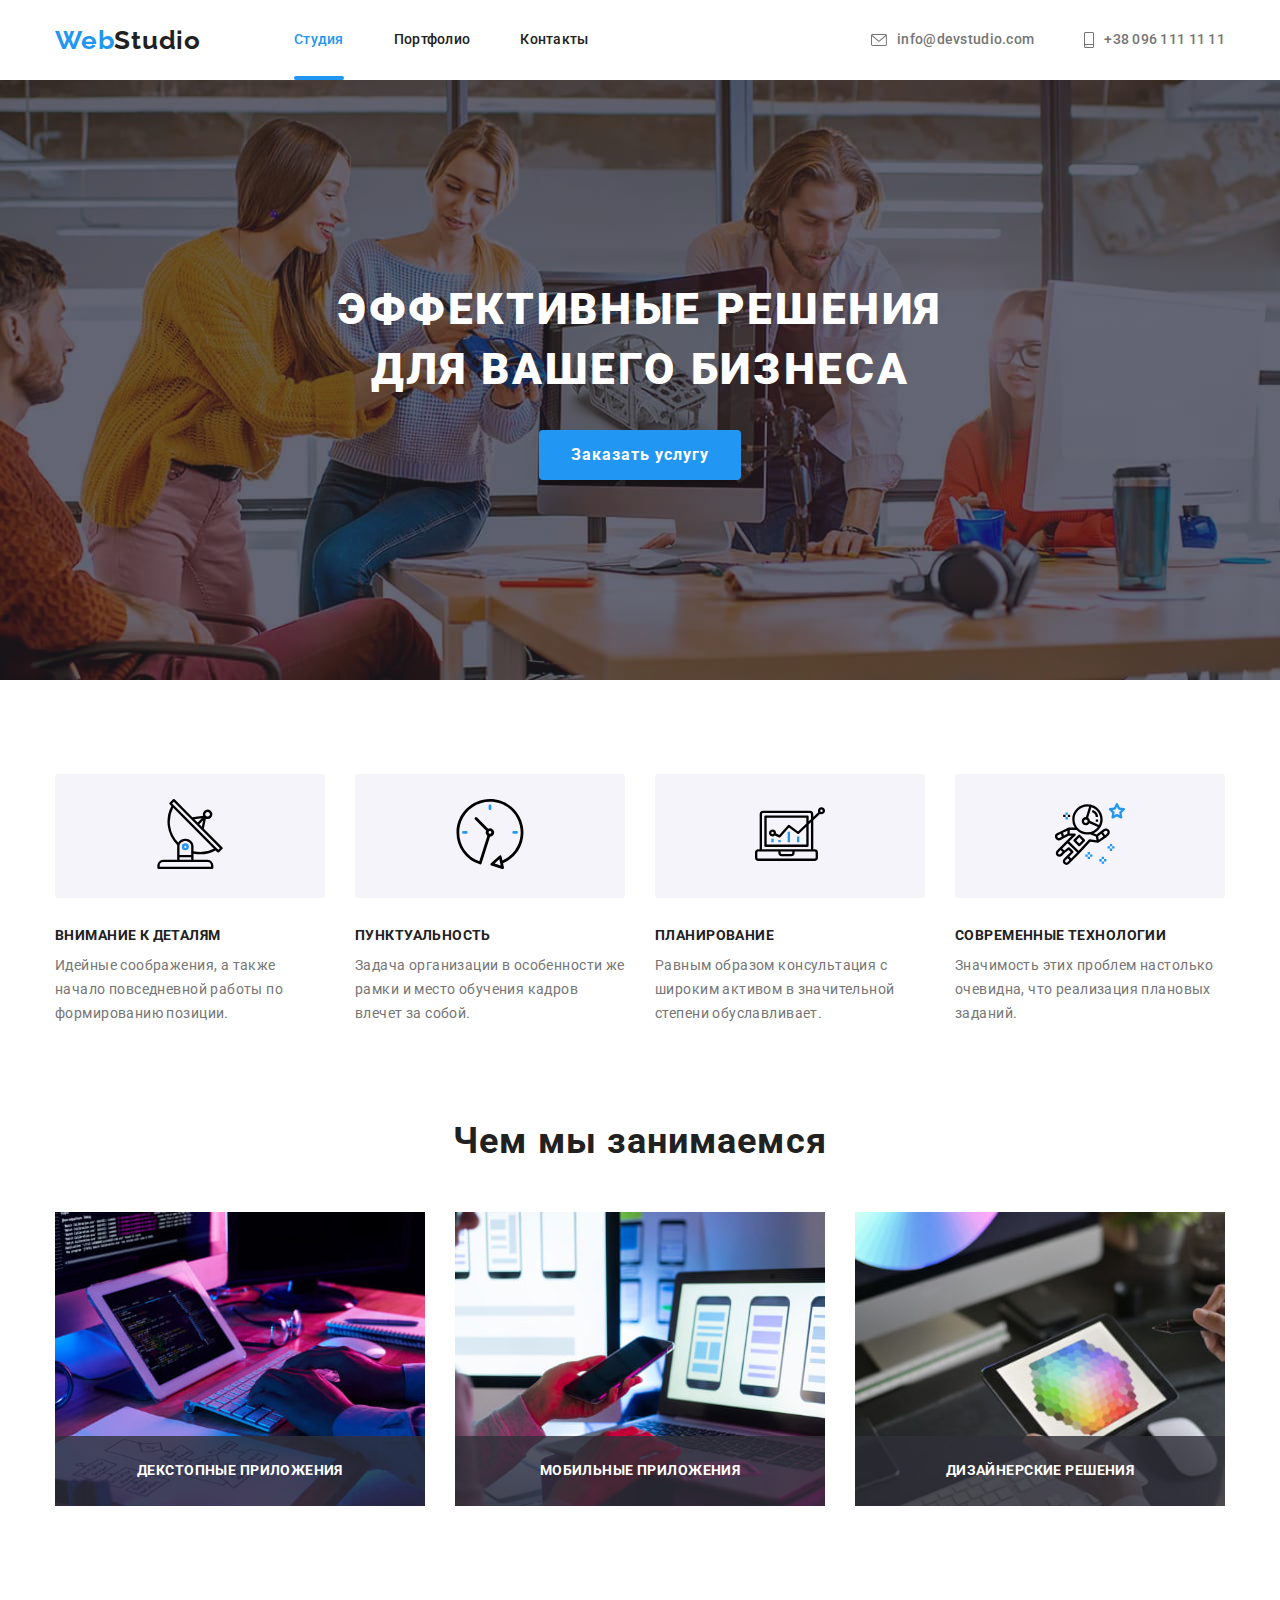
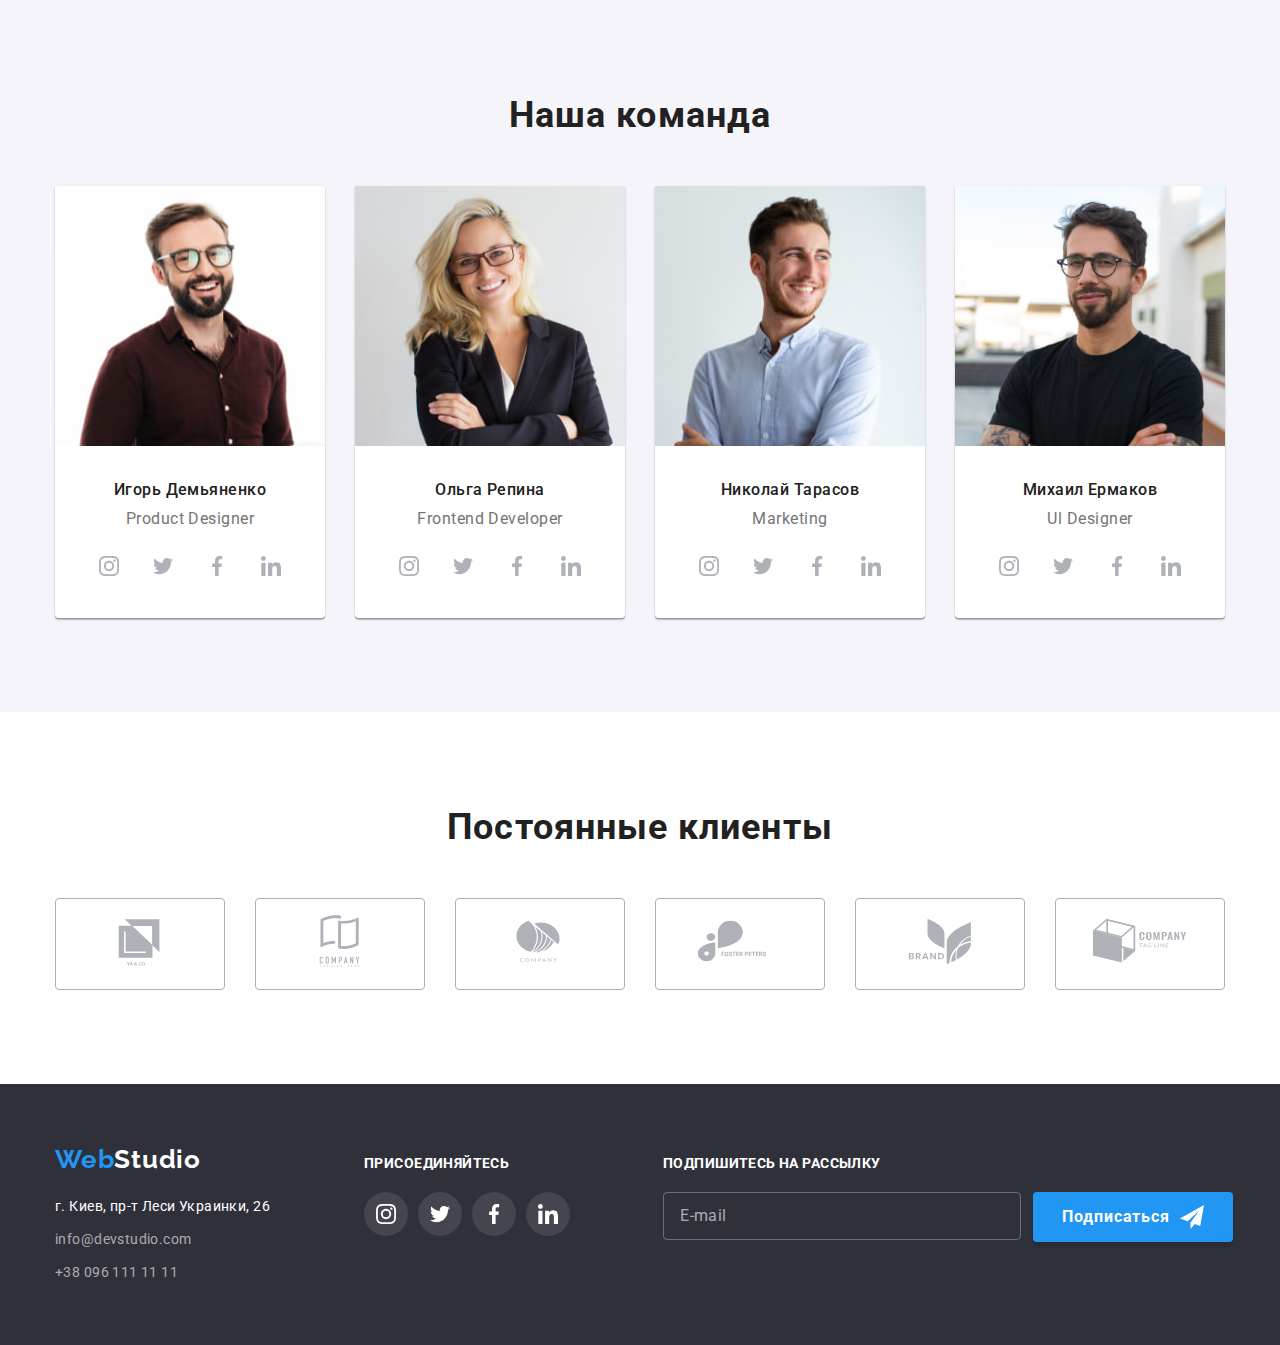
<file: index.html>
<!DOCTYPE html>
<html lang="ru">
  <head>
    <meta charset="UTF-8" />
    <meta http-equiv="X-UA-Compatible" content="IE=edge" />
    <meta name="viewport" content="width=device-width, initial-scale=1.0" />
    <title>Web Studio</title>
    <!--Project fonts-->
    <link rel="preconnect" href="https://fonts.googleapis.com" />
    <link rel="preconnect" href="https://fonts.gstatic.com" crossorigin />
    <link
      href="https://fonts.googleapis.com/css2?family=Raleway:wght@700&family=Roboto:wght@400;500;700;900&display=swap"
      rel="stylesheet"
    />
    <!--Normalize CSS-->
    <link
      href="https://cdnjs.cloudflare.com/ajax/libs/modern-normalize/1.1.0/modern-normalize.min.css"
      rel="stylesheet"
    />
    <!--Custom styles-->
    
    <link rel="stylesheet" href="./css/main.min.css" />
  </head>
  <body>
    <!--Header website-->
    <header>
      <div class="container container--centering">
        <a href="./index.html" class="logo no-line"><span class="logo__part">Web</span>Studio</a>
        <nav>
          <ul class="navigator list">
            <li class="navigator__item"><a href="./index.html" class="navigator__link no-line current">Студия</a></li>
            <li class="navigator__item"><a href="./portfolio.html" class="navigator__link no-line">Портфолио</a></li>
            <li class="navigator__item"><a href="" class="navigator__link no-line">Контакты</a></li>
          </ul>
        </nav>
        <div class="contact-header">
          <a href="mailto:info@devstudio.com" class="contact-header__link no-line">
            <svg class="contact-header__icon" width="16" height="12">
              <use href="./images/icons/icons.svg#icon-mail">
              </use>
            </svg>info@devstudio.com</a>
          <a href="tel:+380961111111" class="contact-header__link no-line">
            <svg class="contact-header__icon" width="10" height="16">
              <use href="./images/icons/icons.svg#icon-smartphone">
              </use>
            </svg>+38 096 111 11 11</a>
        </div>
      </div>
    </header>
    <main>
      <!--Hero-->
      <section class="hero">
        <div class="container">
          <h1 class="hero__title">Эффективные решения для вашего бизнеса</h1>
          <button class="button" type="button" data-modal-open>Заказать услугу</button>
        </div>
      </section>
      <!--What are we doing-->
      <section class="benefits">
        <h2 class="visually-hidden">What are we doing</h2>
        <div class="container">
          <ul class="benefits-list list">
            <li class="benefits-list__cards">
              <div class="benefits-list__background">
              <svg  width="70" height="70">
                <use href="./images/icons/icons.svg#icon-antenna">
                </use>
              </svg>
              </div>
              <h3 class="benefits-list__title">Внимание к деталям</h3>
              <p class="benefits-list__text">
                Идейные соображения, а также начало повседневной работы по формированию позиции.
              </p>
            </li>
            <li class="benefits-list__cards">
              <div class="benefits-list__background">
              <svg  width="70" height="70">
                <use href="./images/icons/icons.svg#icon-clock">
                </use>
              </svg>
              </div>
              <h3 class="benefits-list__title">Пунктуальность</h3>
              <p class="benefits-list__text">
                Задача организации в особенности же рамки и место обучения кадров влечет за собой.
              </p>
            </li>
            <li class="benefits-list__cards">
              <div class="benefits-list__background">
              <svg  width="70" height="70">
                <use href="./images/icons/icons.svg#icon-diagram">
                </use>
              </svg>
              </div>
              <h3 class="benefits-list__title">Планирование</h3>
              <p class="benefits-list__text">
                Равным образом консультация с широким активом в значительной степени обуславливает.
              </p>
            </li>
            <li class="benefits-list__cards">
              <div class="benefits-list__background">
              <svg  width="70" height="70">
                <use href="./images/icons/icons.svg#icon-astronaut">
                </use>
              </svg>
              </div>
              <h3 class="benefits-list__title">Современные технологии</h3>
              <p class="benefits-list__text">
                Значимость этих проблем настолько очевидна, что реализация плановых заданий.
              </p>
            </li>
          </ul>
        </div>
      </section>
      <!--Section-foto-->
      <section class="section-foto">
        <div class="container">
        <h2 class="section-foto__title">Чем мы занимаемся</h2>
        <ul class="list" style="display:flex;">
          <li class="section-foto__list">
            <img
              src="./images/what-are-we-doing/type-on-the-keyboard.jpg"
              alt="type-on-the-keyboard"
              width="370"
              height="294"
              class="section-foto__image"             
            />
            <p class="section-foto__text">Декстопные приложения</p>
          </li>
          <li class="section-foto__list">
            <img
              src="./images/what-are-we-doing/phone-in-hand.jpg"
              alt="phone-in-hand"
              width="370"
              height="294"
              class="section-foto__image"
            />
            <p class="section-foto__text">Мобильные приложения</p>
          </li>
          <li class="section-foto__list">
            <img src="./images/what-are-we-doing/tablet-in-hand.jpg" alt="phone-in-hand" width="370"
            height="294"
            class="section-foto__image">
            <p class="section-foto__text">Дизайнерские решения</p>
          </li>
          </div>
        </ul>
      </section>
      <!--Team-->
      <section class="section-team">
        <div class="container">
        <h2 class="section-team__title">Наша команда</h2>
        <ul class="list">
          <li class="section-team__card">
            <img
              src="./images/team/igor-demyanenko.jpg"
              alt="igor-demyanenko"
              width="270"
              height="260"
            />
            <div class="section-team__card-text">
            <h3 class="section-team__header">Игорь Демьяненко</h3>
            <p class="section-team__text">Product Designer</p>
              <ul class="social-icons list">
                <li class="social-icons__list">
                  <a href="#" class="social-icons__link" aria-label="иконка instagram">
                  <svg class="social-icons__logo" width="20" height="20">
                    <use href="./images/icons/icons.svg#icon-instagram"></use>
                  </svg>
                  </a>
                </li>
                <li class="social-icons__list">
                  <a href="#" class="social-icons__link" aria-label="иконка twitter">
                  <svg class="social-icons__logo" width="20" height="20">
                    <use href="./images/icons/icons.svg#icon-twitter"></use>
                  </svg>
                  </a>
                </li >
                <li class="social-icons__list">
                  <a href="#" class="social-icons__link" aria-label="иконка facebook">
                 <svg class="social-icons__logo" width="20" height="20">
                    <use href="./images/icons/icons.svg#icon-facebook"></use>
                  </svg>
                  </a>
                </li>
                <li class="social-icons__list">
                  <a href="#" class="social-icons__link" aria-label="иконка linkedin">
                  <svg class="social-icons__logo" width="20" height="20">
                    <use href="./images/icons/icons.svg#icon-linkedin"></use>
                  </svg>
                  </a>
                </li>
              </ul>
            </div>
          </li>
          <li class="section-team__card">
            <img src="./images/team/olga-repina.jpg" alt="olga-repina" width="270" height="260" />
            <div class="section-team__card-text">
            <h3 class="section-team__header">Ольга Репина</h3>
            <p class="section-team__text">Frontend Developer</p>
            <ul class="social-icons list">
                <li class="social-icons__list">
                  <a href="#" class="social-icons__link" aria-label="иконка instagram">
                  <svg class="social-icons__logo" width="20" height="20">
                    <use href="./images/icons/icons.svg#icon-instagram"></use>
                  </svg>
                  </a>
                </li>
                <li class="social-icons__list">
                  <a href="#" class="social-icons__link" aria-label="иконка twitter">
                  <svg class="social-icons__logo" width="20" height="20">
                    <use href="./images/icons/icons.svg#icon-twitter"></use>
                  </svg>
                  </a>
                </li >
                <li class="social-icons__list">
                  <a href="#" class="social-icons__link" aria-label="иконка facebook">
                 <svg class="social-icons__logo" width="20" height="20">
                    <use href="./images/icons/icons.svg#icon-facebook"></use>
                  </svg>
                  </a>
                </li>
                <li class="social-icons__list">
                  <a href="#" class="social-icons__link" aria-label="иконка linkedin">
                  <svg class="social-icons__logo" width="20" height="20">
                    <use href="./images/icons/icons.svg#icon-linkedin"></use>
                  </svg>
                  </a>
                </li>
              </ul>
            </div>
          </li>
          <li class="section-team__card">
            <img
              src="./images/team/nikolay-tarasov.jpg"
              alt="nikolay-tarasov"
              width="270"
              height="260"
            />
            <div class="section-team__card-text">
            <h3 class="section-team__header">Николай Тарасов</h3>
            <p class="section-team__text">Marketing</p>
            <ul class="social-icons list">
                <li class="social-icons__list">
                  <a href="#" class="social-icons__link" aria-label="иконка instagram">
                  <svg class="social-icons__logo" width="20" height="20">
                    <use href="./images/icons/icons.svg#icon-instagram"></use>
                  </svg>
                  </a>
                </li>
                <li class="social-icons__list">
                  <a href="#" class="social-icons__link" aria-label="иконка twitter">
                  <svg class="social-icons__logo" width="20" height="20">
                    <use href="./images/icons/icons.svg#icon-twitter"></use>
                  </svg>
                  </a>
                </li >
                <li class="social-icons__list">
                  <a href="#" class="social-icons__link" aria-label="иконка facebook">
                 <svg class="social-icons__logo" width="20" height="20">
                    <use href="./images/icons/icons.svg#icon-facebook"></use>
                  </svg>
                  </a>
                </li>
                <li class="social-icons__list">
                  <a href="#" class="social-icons__link" aria-label="иконка linkedin">
                  <svg class="social-icons__logo" width="20" height="20">
                    <use href="./images/icons/icons.svg#icon-linkedin"></use>
                  </svg>
                  </a>
                </li>
              </ul>
            </div>
          </li>
          <li class="section-team__card">
            <img
              src="./images/team/mikhail-ermakov.jpg"
              alt="mikhail-ermakov"
              width="270"
              height="260"
            />
            <div class="section-team__card-text">
            <h3 class="section-team__header">Михаил Ермаков</h3>
            <p class="section-team__text">Ul Designer</p>
            <ul class="social-icons list">
                <li class="social-icons__list">
                  <a href="#" class="social-icons__link" aria-label="иконка instagram">
                  <svg class="social-icons__logo" width="20" height="20">
                    <use href="./images/icons/icons.svg#icon-instagram"></use>
                  </svg>
                  </a>
                </li>
                <li class="social-icons__list">
                  <a href="#" class="social-icons__link" aria-label="иконка twitter">
                  <svg class="social-icons__logo" width="20" height="20">
                    <use href="./images/icons/icons.svg#icon-twitter"></use>
                  </svg>
                  </a>
                </li >
                <li class="social-icons__list">
                  <a href="#" class="social-icons__link" aria-label="иконка facebook">
                 <svg class="social-icons__logo" width="20" height="20">
                    <use href="./images/icons/icons.svg#icon-facebook"></use>
                  </svg>
                  </a>
                </li>
                <li class="social-icons__list">
                  <a href="#" class="social-icons__link" aria-label="иконка linkedin">
                  <svg class="social-icons__logo" width="20" height="20">
                    <use href="./images/icons/icons.svg#icon-linkedin"></use>
                  </svg>
                  </a>
                </li>
              </ul>
            </div>
          </li>
        </ul>
        </div>
      </section>
      <!--Clients-->
      <section class="clients">
       <div class="container">
        <h2 class="clients__title">Постоянные клиенты</h2>
        <ul class="clients__list list">
          <li class="clients__icon"><a href="#" class="clients__link"><svg width="106" height="60">
            <use href="./images/icons/icons.svg#icon-logo-first"></use>
          </svg></a></li>
          <li class="clients__icon"><a href="#" class="clients__link"><svg width="106" height="60">
            <use href="./images/icons/icons.svg#icon-logo-second"></use>
          </svg></a></li>
          <li class="clients__icon"><a href="#" class="clients__link"><svg width="106" height="60">
            <use href="./images/icons/icons.svg#icon-logo-three"></use>
          </svg></a></li>
          <li class="clients__icon"><a href="#" class="clients__link"><svg width="106" height="60">
            <use href="./images/icons/icons.svg#icon-logo-four"></use>
          </svg></a></li>
          <li class="clients__icon"><a href="#" class="clients__link"><svg width="106" height="60">
            <use href="./images/icons/icons.svg#icon-logo-five"></use>
          </svg></a></li>
          <li class="clients__icon"><a href="#" class="clients__link"><svg width="106" height="60">
            <use href="./images/icons/icons.svg#icon-logo-six"></use>
          </svg></a></li>
        </ul>
       </div>
      </section>
    </main>
    <!--Footer-->
    <footer class="footer">
      <div class="container footer--centering">
        <div class="address-label">
        <a href="#" class="logo no-line"><span class="logo__part">Web</span><span class="logo__part-two">Studio</span></a>
        <address class="address-block">
          <ul class="list">
            <li class="address-block__list">
              <a
                href="https://bit.ly/3pXMvUd"
                target="_blank"
                rel="noopener noreferrer nofollow"
                class="address-block__link no-line"
                >г. Киев, пр-т Леси Украинки, 26</a
              >
            </li>
            <li class="address-block__list">
              <a href="mailto:info@devstudio.com" class="address-block__contact no-line"
                >info@devstudio.com</a
              >
            </li>
            <li class="address-block__list">
              <a href="tel:+380961111111" class="address-block__contact no-line">+38 096 111 11 11</a>
            </li>
          </ul>
        </address>
        </div>
        <div class="join-block">
          <h2 class="join-block__header">Присоединяйтесь</h2>
          <ul class="join-block__roster list">
            <li class="join-block__list">
                  <a href="#" class="join-block__icon" aria-label="иконка instagram">
                  <svg width="20" height="20">
                    <use href="./images/icons/icons.svg#icon-instagram"></use>
                  </svg>
                  </a>
                </li>
            <li class="join-block__list">
              <a href="#" class="join-block__icon" aria-label="иконка instagram">
                  <svg width="20" height="20">
                    <use href="./images/icons/icons.svg#icon-twitter"></use>
                  </svg>
                  </a>
            </li>
            <li class="join-block__list">
              <a href="#" class="join-block__icon" aria-label="иконка instagram">
                  <svg width="20" height="20">
                    <use href="./images/icons/icons.svg#icon-facebook"></use>
                  </svg>
                  </a>
            </li>
            <li class="join-block__list">
              <a href="#" class="join-block__icon" aria-label="иконка instagram">
                  <svg width="20" height="20">
                    <use href="./images/icons/icons.svg#icon-linkedin"></use>
                  </svg>
                  </a>
            </li>
          </ul>
        </div>
        <div class="subscribe-block">
        <h2 class="subscribe-block__header">Подпишитесь на рассылку</h2>
        <form class="subscribe-block__form">
          <label>
            <input class="subscribe-block__input" type="mail" name="mail-subscribe" placeholder="E-mail">
          </label>
          <button class="subscribe-btn" type="submit"><span class="
            subscribe-btn__text">Подписаться</span>
            <svg width="24" height="24">
             <use href="./images/icons/icons.svg#icon-send"></use>
          </svg></button>
        </form>
        </div>
      </div>
    </footer>
    <!--Modal window-->
    <div class="backdrop is-hidden" data-modal>
      <div class="modal">
        <button class="modal-btn" data-modal-close>
          <svg class="modal-btn__close-icon" width="11" height="11">
            <use href="./images/icons/icons.svg#X"></use>
          </svg>
        </button>
          <strong class="modal__header">Оставьте свои данные, мы вам перезвоним</strong>
        <form>
          <!--Name input-->
          <label class="form-group">
            <span class="form-group__label">Имя</span>
            <input class="form-group__input" type="text" name="user-name" required>
            <svg class="form-group__icon" width="18" height="18">
              <use href="./images/icons/icons.svg#icon-name"></use>
            </svg>
          </label>
          <!--Phone input-->
          <label class="form-group">
            <span class="form-group__label">Телефон</span>
            <input class="form-group__input" type="phone" name="user-phone" required>
            <svg class="form-group__icon" width="18" height="18">
              <use href="./images/icons/icons.svg#icon-phone"></use>
            </svg>
          </label>
          <!--Email input-->
          <label class="form-group">
            <span class="form-group__label">Почта</span>
            <input class="form-group__input" type="mail" name="user-email" required>
            <svg class="form-group__icon" width="18" height="18">
              <use href="./images/icons/icons.svg#icon-email"></use>
            </svg>
          </label>
          <!--Comment -->
          <label class="comment-group">
            <span class="form-group__label">Комментарий</span>
            <textarea class="comment-group__area" rows="8" placeholder="Введите текст" required></textarea>
          </label>
          <!--Checkbox-->
          <label class="form-policy-group">
            <input class="checkbox visually-hidden" type="checkbox" name="checkbox" required>
            <span class="custom-checkbox" >
              <svg class="custom-checkbox__icon" width="11" height="8">
                <use href="./images/icons/icons.svg#icon-check"></use>
              </svg>
            </span>
            <span class="text-terms">Соглашаюсь с рассылкой и принимаю
            <a href="#" class="text-terms__link">Условия договора</a>
            </span>
          </label>
          <!--Submit button-->
          <div class="submit-group">
          <button class="submit-btn" type="submit">Отправить</button>
          </div>
        </form>
      </div>
    </div>
    <script src="./js/modal.js"></script>
  </body>
</html>
</file>
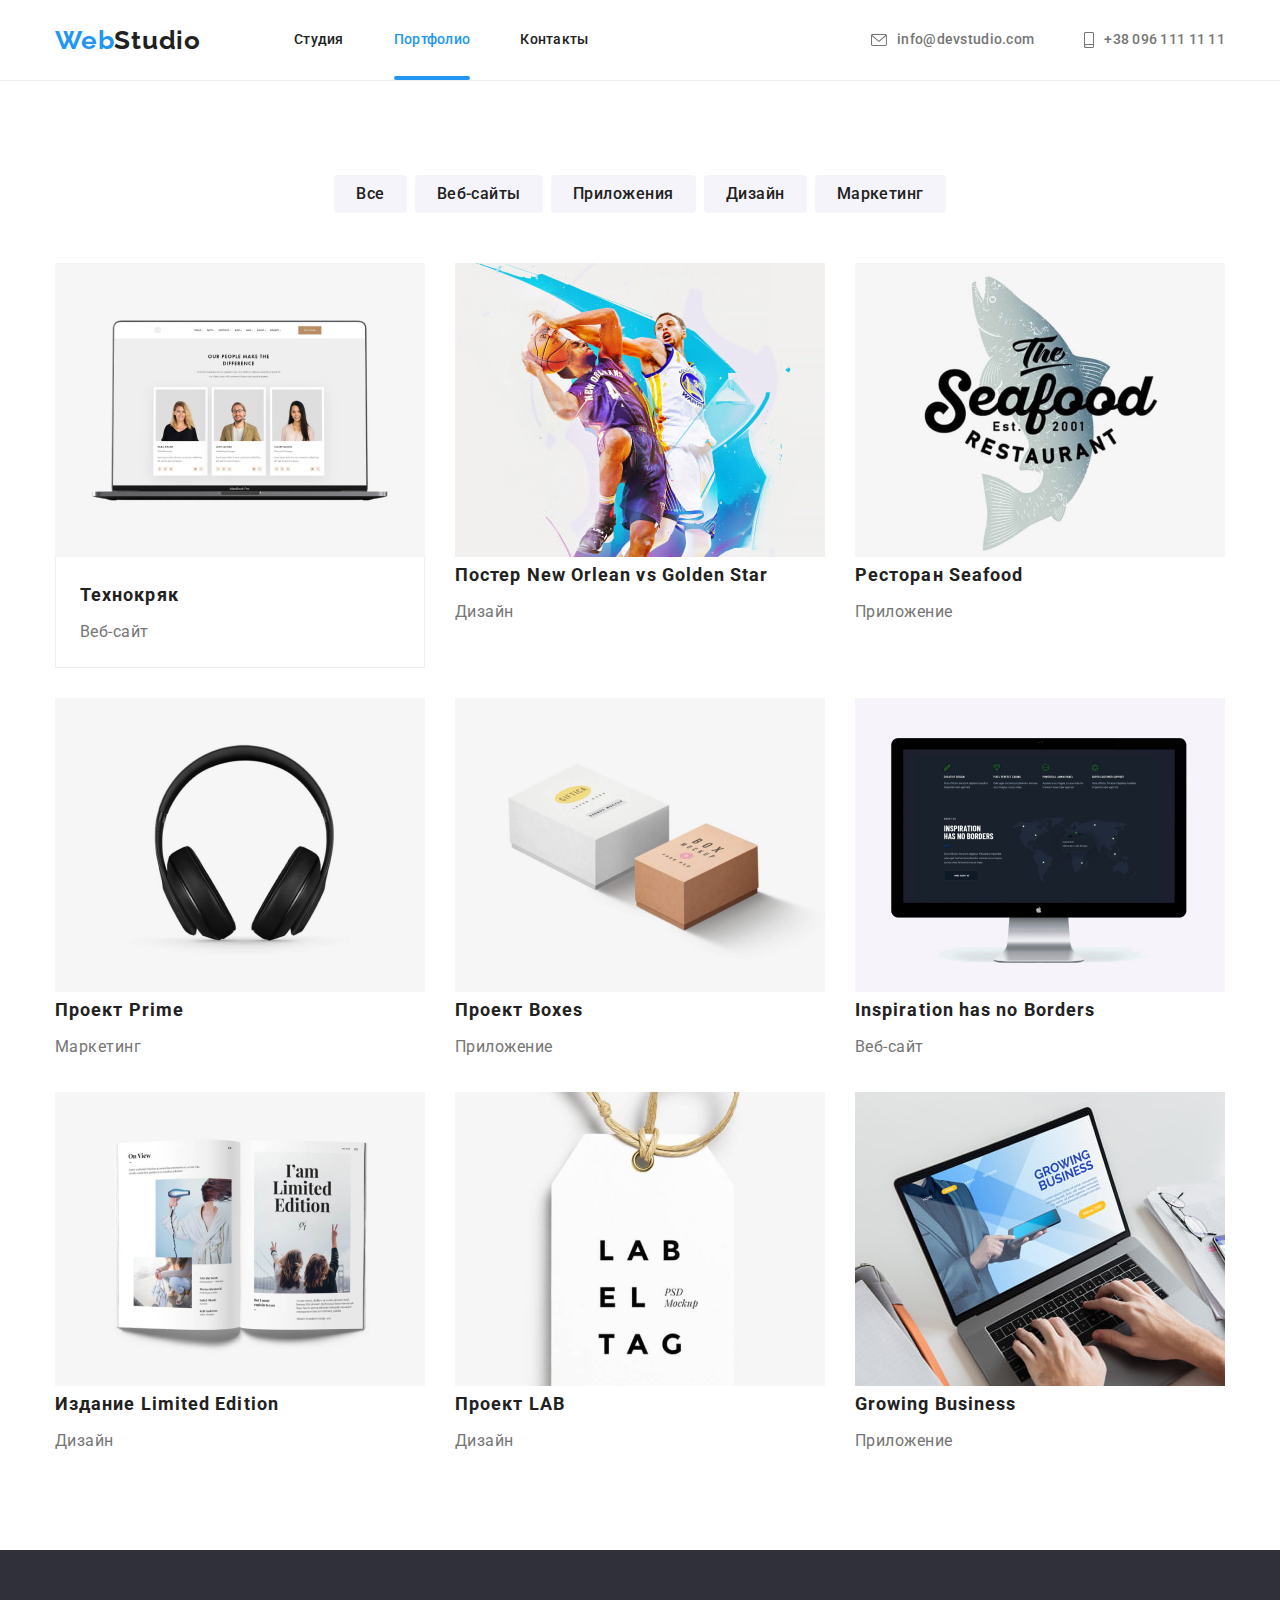
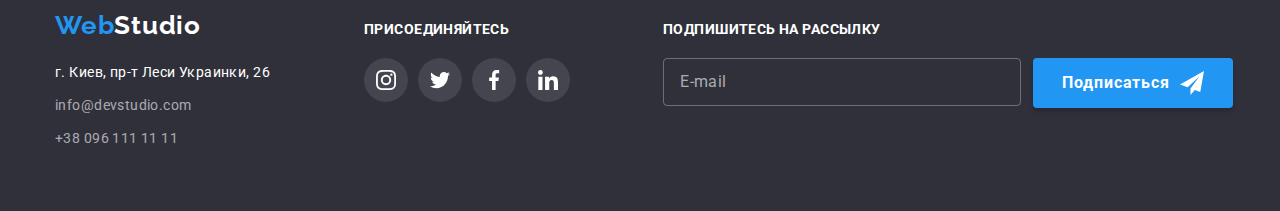
<file: portfolio.html>
<!DOCTYPE html>
<html lang="ru">
  <head>
    <meta charset="UTF-8" />
    <meta http-equiv="X-UA-Compatible" content="IE=edge" />
    <meta name="viewport" content="width=device-width, initial-scale=1.0" />
    <title>Web Studio</title>
    <!--Project fonts-->
    <link rel="preconnect" href="https://fonts.googleapis.com" />
    <link rel="preconnect" href="https://fonts.gstatic.com" crossorigin />
    <link
      href="https://fonts.googleapis.com/css2?family=Raleway:wght@700&family=Roboto:wght@400;500;700;900&display=swap"
      rel="stylesheet"
    />
    <!--Normalize CSS-->
    <link
      href="https://cdnjs.cloudflare.com/ajax/libs/modern-normalize/1.1.0/modern-normalize.min.css"
      rel="stylesheet"
    />
    <!--Custom styles-->
    <link rel="stylesheet" href="./css/main.min.css" />
  </head>

  <body>
    <!--Header website-->
    <header class="head-porflolio">
      <div class="container container--centering">
        <a href="./index.html" class="logo no-line"><span class="logo__part">Web</span>Studio</a>
        <nav>
          <ul class="navigator list">
            <li class="navigator__item"><a href="./index.html" class="navigator__link no-line">Студия</a></li>
            <li class="navigator__item">
              <a href="./portfolio.html" class="navigator__link no-line current">Портфолио</a>
            </li>
            <li class="navigator__item"><a href="" class="navigator__link no-line">Контакты</a></li>
          </ul>
        </nav>
        <div class="contact-header">
          <a href="mailto:info@devstudio.com" class="contact-header__link no-line">
            <svg class="contact-header__icon" width="16" height="12">
              <use href="./images/icons/icons.svg#icon-mail"></use>
            </svg>
            info@devstudio.com</a
          >
          <a href="tel:+380961111111" class="contact-header__link no-line">
            <svg class="contact-header__icon" width="10" height="16">
              <use href="./images/icons/icons.svg#icon-smartphone"></use>
            </svg>
            +38 096 111 11 11
          </a>
        </div>
      </div>
    </header>
    <!--Our work-->
    <main>
      <section class="main">
        <div class="container">
          <h1 class="visually-hidden">Filter navigation</h1>
          <ul class="filter-nav list">
            <li class="filter-nav__link">
              <button class="filter-button" type="button">Все</button></li>
            <li class="filter-nav__link">
              <button class="filter-button" type="button">Веб-сайты</button>
            </li>
            <li class="filter-nav__link">
              <button class="filter-button" type="button">Приложения</button>
            </li>
            <li class="filter-nav__link">
              <button class="filter-button" type="button">Дизайн</button></li>
            <li class="filter-nav__link">
              <button class="filter-button" type="button">Маркетинг</button>
            </li>
          </ul>
          <ul class="list portfolio">
            <li class="portfolio__list">
              <a href="#" class="portfolio__link">
                <div class="portfolio__card">
                  <img
                    class="portfolio__image"
                    src="./images/portfolio/texno-crak.jpg"
                    alt="texno-crak"
                    width="370"
                    height="294"
                  />
                  <p class="portfolio__text">
                    Ресурс предлагает комплексные предложения с разным уровнем функционала и
                    сервисов. Все это позволит посетителю получить исчерпывающие сведения о компании
                    или частном лице.
                  </p>
                </div>
                <div class="portfolio__text-card">
                  <h2 class="portfolio__title">Технокряк</h2>
                  <p class="portfolio__permanent-text">Веб-сайт</p>
                </div>
              </a>
            </li>
            <li class="portfolio__list">
              <a href="#" class="portfolio__link">
                <div class="portfolio__card">
                  <img
                    class="portfolio__image"
                    src="./images/portfolio/poster-basketball.jpg"
                    alt="Poster-New-Orlean-vs-Golden-star"
                    width="370"
                    height="294"
                  />
                  <p class="portfolio__text">
                    Ресурс предлагает комплексные предложения с разным уровнем функционала и
                    сервисов. Все это позволит посетителю получить исчерпывающие сведения о компании
                    или частном лице.
                  </p>
                </div>
                <div class="portfolio-card">
                  <h2 class="portfolio__title">Постер New Orlean vs Golden Star</h2>
                  <p class="portfolio__permanent-text">Дизайн</p>
                </div>
              </a>
            </li>
            <li class="portfolio__list">
              <a href="#" class="portfolio__link">
                <div class="portfolio__card">
                  <img
                    class="portfolio__image"
                    src="./images/portfolio/restoran-seafood.jpg"
                    alt="restoran-seafood"
                    width="370"
                    height="294"
                  />
                  <p class="portfolio__text">
                    Ресурс предлагает комплексные предложения с разным уровнем функционала и
                    сервисов. Все это позволит посетителю получить исчерпывающие сведения о компании
                    или частном лице.
                  </p>
                </div>
                <div class="portfolio-card">
                  <h2 class="portfolio__title">Ресторан Seafood</h2>
                  <p class="portfolio__permanent-text">Приложение</p>
                </div>
              </a>
            </li>
            <li class="portfolio__list">
              <a href="#" class="portfolio__link">
                <div class="portfolio__card">
                  <img
                    class="portfolio__image"
                    src="./images/portfolio/proekt-prime.jpg"
                    alt="proekt-prime"
                    width="370"
                    height="294"
                  />
                  <p class="portfolio__text">
                    Ресурс предлагает комплексные предложения с разным уровнем функционала и
                    сервисов. Все это позволит посетителю получить исчерпывающие сведения о компании
                    или частном лице.
                  </p>
                </div>
                <div class="portfolio-card">
                  <h2 class="portfolio__title">Проект Prime</h2>
                  <p class="portfolio__permanent-text">Маркетинг</p>
                </div>
              </a>
            </li>
            <li class="portfolio__list">
              <a href="#" class="portfolio__link">
                <div class="portfolio__card">
                  <img
                    class="portfolio__image"
                    src="./images/portfolio/proekt-boxes.jpg"
                    alt="proekt-boxes"
                    width="370"
                    height="294"
                  />
                  <p class="portfolio__text">
                    Ресурс предлагает комплексные предложения с разным уровнем функционала и
                    сервисов. Все это позволит посетителю получить исчерпывающие сведения о компании
                    или частном лице.
                  </p>
                </div>
                <div class="portfolio-card">
                  <h2 class="portfolio__title">Проект Boxes</h2>
                  <p class="portfolio__permanent-text">Приложение</p>
                </div>
              </a>
            </li>
            <li class="portfolio__list">
              <a href="#" class="portfolio__link">
                <div class="portfolio__card">
                  <img
                    class="portfolio__image"
                    src="./images/portfolio/inspiration.jpg"
                    alt="inspiration-has-no-borders"
                    width="370"
                    height="294"
                  />
                  <p class="portfolio__text">
                    Ресурс предлагает комплексные предложения с разным уровнем функционала и
                    сервисов. Все это позволит посетителю получить исчерпывающие сведения о компании
                    или частном лице.
                  </p>
                </div>
                <div class="portfolio-card">
                  <h2 class="portfolio__title">Inspiration has no Borders</h2>
                  <p class="portfolio__permanent-text">Веб-сайт</p>
                </div>
              </a>
            </li>
            <li class="portfolio__list">
              <a href="#" class="portfolio__link">
                <div class="portfolio__card">
                  <img
                    class="portfolio__image"
                    src="./images/portfolio/limited-edition.jpg"
                    alt="limited-edition"
                    width="370"
                    height="294"
                  />
                  <p class="portfolio__text">
                    Ресурс предлагает комплексные предложения с разным уровнем функционала и
                    сервисов. Все это позволит посетителю получить исчерпывающие сведения о компании
                    или частном лице.
                  </p>
                </div>
                <div class="portfolio-card">
                  <h2 class="portfolio__title">Издание Limited Edition</h2>
                  <p class="portfolio__permanent-text">Дизайн</p>
                </div>
              </a>
            </li>
            <li class="portfolio__list">
              <a href="#" class="portfolio__link">
                <div class="portfolio__card">
                  <img
                    class="portfolio__image"
                    src="./images/portfolio/proekt-lab.jpg"
                    alt="proekt-lab"
                    width="370"
                    height="294"
                  />
                  <p class="portfolio__text">
                    Ресурс предлагает комплексные предложения с разным уровнем функционала и
                    сервисов. Все это позволит посетителю получить исчерпывающие сведения о компании
                    или частном лице.
                  </p>
                </div>
                <div class="portfolio-card">
                  <h2 class="portfolio__title">Проект LAB</h2>
                  <p class="portfolio__permanent-text">Дизайн</p>
                </div>
              </a>
            </li>
            <li class="portfolio__list">
              <a href="#" class="portfolio__link">
                <div class="portfolio__card">
                  <img
                    class="portfolio__image"
                    src="./images/portfolio/growing-business.jpg"
                    alt="growing-business"
                    width="370"
                    height="294"
                  />
                  <p class="portfolio__text">
                    Ресурс предлагает комплексные предложения с разным уровнем функционала и
                    сервисов. Все это позволит посетителю получить исчерпывающие сведения о компании
                    или частном лице.
                  </p>
                </div>
                <div class="portfolio-card">
                  <h2 class="portfolio__title">Growing Business</h2>
                  <p class="portfolio__permanent-text">Приложение</p>
                </div>
              </a>
            </li>
          </ul>
        </div>
      </section>
    </main>
    <!--Footer-->
    <footer class="footer">
      <div class="container footer--centering">
        <div class="address-label">
        <a href="#" class="logo no-line"><span class="logo__part">Web</span><span class="logo__part-two">Studio</span></a>
        <address class="address-block">
          <ul class="list">
            <li class="address-block__list">
              <a
                href="https://bit.ly/3pXMvUd"
                target="_blank"
                rel="noopener noreferrer nofollow"
                class="address-block__link no-line"
                >г. Киев, пр-т Леси Украинки, 26</a
              >
            </li>
            <li class="address-block__list">
              <a href="mailto:info@devstudio.com" class="address-block__contact no-line"
                >info@devstudio.com</a
              >
            </li>
            <li class="address-block__list">
              <a href="tel:+380961111111" class="address-block__contact no-line">+38 096 111 11 11</a>
            </li>
          </ul>
        </address>
        </div>
        <div class="join-block">
          <h2 class="join-block__header">Присоединяйтесь</h2>
          <ul class="join-block__roster list">
            <li class="join-block__list">
                  <a href="#" class="join-block__icon" aria-label="иконка instagram">
                  <svg width="20" height="20">
                    <use href="./images/icons/icons.svg#icon-instagram"></use>
                  </svg>
                  </a>
                </li>
            <li class="join-block__list">
              <a href="#" class="join-block__icon" aria-label="иконка instagram">
                  <svg width="20" height="20">
                    <use href="./images/icons/icons.svg#icon-twitter"></use>
                  </svg>
                  </a>
            </li>
            <li class="join-block__list">
              <a href="#" class="join-block__icon" aria-label="иконка instagram">
                  <svg width="20" height="20">
                    <use href="./images/icons/icons.svg#icon-facebook"></use>
                  </svg>
                  </a>
            </li>
            <li class="join-block__list">
              <a href="#" class="join-block__icon" aria-label="иконка instagram">
                  <svg width="20" height="20">
                    <use href="./images/icons/icons.svg#icon-linkedin"></use>
                  </svg>
                  </a>
            </li>
          </ul>
        </div>
        <div class="subscribe-block">
        <h2 class="subscribe-block__header">Подпишитесь на рассылку</h2>
        <form class="subscribe-block__form">
          <label>
            <input class="subscribe-block__input" type="mail" name="mail-subscribe" placeholder="E-mail">
          </label>
          <button class="subscribe-btn" type="submit"><span class="
            subscribe-btn__text">Подписаться</span>
            <svg width="24" height="24">
             <use href="./images/icons/icons.svg#icon-send"></use>
          </svg></button>
        </form>
        </div>
      </div>
    </footer>
  </body>
</html>
</file>
<file: css/main.min.css>
:root{--main-font:'roboto',sans-serif;--main-color-text: #212121;--accent-color-text: #2196F3;--second-color-text: #757575;--three-color-text: #FFFFFF;--first-bg: #2F303A;--second-bg:#F5F4FA;--three-bg: rgba(255, 255, 255, 0.1);--four-bg: rgba(47, 48, 58, 0.8);--five-bg: rgba(33, 150, 243, 0.9);--six-bg: #0b7ad1;--first-bord: #EEEEEE;--first-color-icon: #AFB1B8;--modal-window-bg: rgba(0, 0, 0, 0.2)}.visually-hidden{position:absolute;width:1px;height:1px;margin:-1px;border:0;padding:0;white-space:nowrap;-webkit-clip-path:inset(100%);clip-path:inset(100%);clip:rect(0 0 0 0);overflow:hidden}body{font-family:var(--main-font);color:var(--main-color-text);font-size:14px;line-height:1.14;letter-spacing:0.02em}h1,h2,h3,h4,h5,h6,p{margin:0}.no-line{text-decoration:none}.list{list-style:none;padding-left:0;margin:0}.container{width:1200px;margin-left:auto;margin-right:auto;padding-left:15px;padding-right:15px}.container--centering{-webkit-box-align:center;-ms-flex-align:center;align-items:center;display:-webkit-box;display:-ms-flexbox;display:flex}@-webkit-keyframes animatemodal{0%{-webkit-transform:translate(-50%, -50%) scale(1);transform:translate(-50%, -50%) scale(1)}50%{-webkit-transform:translate(-50%, -50%) scale(1.1);transform:translate(-50%, -50%) scale(1.1)}100%{-webkit-transform:translate(-50%, -50%) scale(1);transform:translate(-50%, -50%) scale(1)}}@keyframes animatemodal{0%{-webkit-transform:translate(-50%, -50%) scale(1);transform:translate(-50%, -50%) scale(1)}50%{-webkit-transform:translate(-50%, -50%) scale(1.1);transform:translate(-50%, -50%) scale(1.1)}100%{-webkit-transform:translate(-50%, -50%) scale(1);transform:translate(-50%, -50%) scale(1)}}@-webkit-keyframes animatelogo{0%{-webkit-transform:scale(1);transform:scale(1)}50%{-webkit-transform:scale(1.2);transform:scale(1.2)}100%{-webkit-transform:scale(1);transform:scale(1)}}@keyframes animatelogo{0%{-webkit-transform:scale(1);transform:scale(1)}50%{-webkit-transform:scale(1.2);transform:scale(1.2)}100%{-webkit-transform:scale(1);transform:scale(1)}}@-webkit-keyframes animatebutton{0%{-webkit-transform:rotate(0);transform:rotate(0)}25%{-webkit-transform:rotate(10deg);transform:rotate(10deg)}50%{-webkit-transform:rotate(0);transform:rotate(0)}75%{-webkit-transform:rotate(-10deg);transform:rotate(-10deg)}100%{-webkit-transform:rotate(0);transform:rotate(0)}}@keyframes animatebutton{0%{-webkit-transform:rotate(0);transform:rotate(0)}25%{-webkit-transform:rotate(10deg);transform:rotate(10deg)}50%{-webkit-transform:rotate(0);transform:rotate(0)}75%{-webkit-transform:rotate(-10deg);transform:rotate(-10deg)}100%{-webkit-transform:rotate(0);transform:rotate(0)}}.logo{font-family:'Raleway', sans-serif;font-weight:700;font-size:26px;line-height:1.19;letter-spacing:0.03em;color:var(--main-color-text);margin-right:93px;-webkit-animation-name:animatelogo;animation-name:animatelogo;-webkit-animation-duration:3000ms;animation-duration:3000ms;-webkit-animation-timing-function:cubic-bezier(0.4, 0, 0.2, 1);animation-timing-function:cubic-bezier(0.4, 0, 0.2, 1);-webkit-animation-delay:1000ms;animation-delay:1000ms}.logo__part{color:var(--accent-color-text)}.logo__part-two{color:var(--three-color-text)}.button{font-family:inherit;color:var(--three-color-text);background-color:var(--accent-color-text);font-weight:700;font-size:16px;line-height:1.88;text-align:center;-webkit-box-shadow:0px 4px 4px rgba(0,0,0,0.15);box-shadow:0px 4px 4px rgba(0,0,0,0.15);border:0;letter-spacing:0.06em;border-radius:4px;cursor:pointer;padding:10px 32px;margin-left:auto;margin-right:auto;display:block;-webkit-transition:background-color 250ms cubic-bezier(0.4, 0, 0.2, 1);transition:background-color 250ms cubic-bezier(0.4, 0, 0.2, 1)}.button:hover,.button:focus{cursor:pointer;background-color:var(--six-bg);-webkit-animation-name:animatebutton;animation-name:animatebutton;-webkit-animation-duration:2000ms;animation-duration:2000ms;-webkit-animation-timing-function:cubic-bezier(0.4, 0, 0.2, 1);animation-timing-function:cubic-bezier(0.4, 0, 0.2, 1);-webkit-animation-delay:250ms;animation-delay:250ms;-webkit-animation-iteration-count:infinite;animation-iteration-count:infinite}.subscribe-btn{display:-webkit-box;display:-ms-flexbox;display:flex;-webkit-box-pack:center;-ms-flex-pack:center;justify-content:center;-webkit-box-align:center;-ms-flex-align:center;align-items:center;width:200px;font-family:inherit;font-weight:700;font-size:16px;line-height:1.88;text-align:center;-webkit-box-shadow:0px 4px 4px rgba(0,0,0,0.15);box-shadow:0px 4px 4px rgba(0,0,0,0.15);border:0;letter-spacing:0.06em;border-radius:4px;cursor:pointer;padding-top:10px;padding-bottom:10px;color:var(--three-color-text);background-color:var(--accent-color-text);-webkit-transition:background-color 250ms cubic-bezier(0.4, 0, 0.2, 1);transition:background-color 250ms cubic-bezier(0.4, 0, 0.2, 1)}.subscribe-btn:hover,.subscribe-btn:focus{background-color:var(--six-bg)}.subscribe-btn__text{margin-right:10px}.filter-button{background-color:var(--second-bg);cursor:pointer;font-weight:500;font-size:16px;line-height:1.62;text-align:center;letter-spacing:0.03em;color:var(--main-color-text);font-family:inherit;border:0;border-radius:4px;padding:6px 22px;-webkit-transition:background-color 250ms cubic-bezier(0.4, 0, 0.2, 1),color 250ms cubic-bezier(0.4, 0, 0.2, 1),-webkit-box-shadow 250ms cubic-bezier(0.4, 0, 0.2, 1);transition:background-color 250ms cubic-bezier(0.4, 0, 0.2, 1),color 250ms cubic-bezier(0.4, 0, 0.2, 1),-webkit-box-shadow 250ms cubic-bezier(0.4, 0, 0.2, 1);transition:background-color 250ms cubic-bezier(0.4, 0, 0.2, 1),color 250ms cubic-bezier(0.4, 0, 0.2, 1),box-shadow 250ms cubic-bezier(0.4, 0, 0.2, 1);transition:background-color 250ms cubic-bezier(0.4, 0, 0.2, 1),color 250ms cubic-bezier(0.4, 0, 0.2, 1),box-shadow 250ms cubic-bezier(0.4, 0, 0.2, 1),-webkit-box-shadow 250ms cubic-bezier(0.4, 0, 0.2, 1)}.filter-button:hover,.filter-button:focus{background-color:var(--accent-color-text);color:var(--three-color-text);-webkit-box-shadow:0px 3px 1px rgba(0,0,0,0.1),0px 1px 2px rgba(0,0,0,0.08),0px 2px 2px rgba(0,0,0,0.12);box-shadow:0px 3px 1px rgba(0,0,0,0.1),0px 1px 2px rgba(0,0,0,0.08),0px 2px 2px rgba(0,0,0,0.12)}.submit-btn{display:-webkit-box;display:-ms-flexbox;display:flex;-webkit-box-pack:center;-ms-flex-pack:center;justify-content:center;-webkit-box-align:center;-ms-flex-align:center;align-items:center;width:200px;font-family:inherit;font-weight:700;font-size:16px;line-height:1.88;text-align:center;-webkit-box-shadow:0px 4px 4px rgba(0,0,0,0.15);box-shadow:0px 4px 4px rgba(0,0,0,0.15);border:0;letter-spacing:0.06em;border-radius:4px;cursor:pointer;padding:10px;color:var(--three-color-text);background-color:var(--accent-color-text);-webkit-transition:background-color 250ms cubic-bezier(0.4, 0, 0.2, 1);transition:background-color 250ms cubic-bezier(0.4, 0, 0.2, 1)}.submit-btn:hover,.submit-btn:focus{background-color:var(--six-bg)}.modal-btn{position:absolute;top:8px;right:8px;cursor:pointer;border:1px solid rgba(0,0,0,0.1);background-color:transparent;border-radius:50%;width:30px;height:30px;display:-webkit-box;display:-ms-flexbox;display:flex;-webkit-box-pack:center;-ms-flex-pack:center;justify-content:center;-webkit-box-align:center;-ms-flex-align:center;align-items:center;padding:0}.modal-btn:focus .modal-btn__close-icon,.modal-btn:hover .modal-btn__close-icon{fill:var(--accent-color-text)}.modal-btn__close-icon{-webkit-transition:fill 250ms cubic-bezier(0.4, 0, 0.2, 1);transition:fill 250ms cubic-bezier(0.4, 0, 0.2, 1)}.social-icons{display:-webkit-box;display:-ms-flexbox;display:flex;-webkit-box-pack:center;-ms-flex-pack:center;justify-content:center;-webkit-box-align:center;-ms-flex-align:center;align-items:center}.social-icons__list:not(:last-child){margin-right:10px}.social-icons__link{width:44px;height:44px;display:-webkit-box;display:-ms-flexbox;display:flex;-webkit-box-pack:center;-ms-flex-pack:center;justify-content:center;-webkit-box-align:center;-ms-flex-align:center;align-items:center;fill:var(--first-color-icon);border-radius:50%;-webkit-transition:background-color 250ms cubic-bezier(0.4, 0, 0.2, 1),fill 250ms cubic-bezier(0.4, 0, 0.2, 1);transition:background-color 250ms cubic-bezier(0.4, 0, 0.2, 1),fill 250ms cubic-bezier(0.4, 0, 0.2, 1)}.social-icons__link:hover,.social-icons__link:focus{background-color:var(--accent-color-text);fill:var(--three-color-text)}.backdrop{position:fixed;top:0;left:0;width:100%;height:100%;background-color:var(--modal-window-bg);-webkit-transition:opacity 250ms cubic-bezier(0.4, 0, 0.2, 1);transition:opacity 250ms cubic-bezier(0.4, 0, 0.2, 1)}.backdrop.is-hidden{opacity:0;pointer-events:none}.modal{position:absolute;top:50%;left:50%;-webkit-transform:translate(-50%, -50%);transform:translate(-50%, -50%);padding:40px;min-width:528px;background-color:var(--three-color-text);-webkit-box-shadow:0px 1px 3px rgba(0,0,0,0.12),0px 1px 1px rgba(0,0,0,0.14),0px 2px 1px rgba(0,0,0,0.2);box-shadow:0px 1px 3px rgba(0,0,0,0.12),0px 1px 1px rgba(0,0,0,0.14),0px 2px 1px rgba(0,0,0,0.2);border-radius:4px;-webkit-animation-name:animatemodal;animation-name:animatemodal;-webkit-animation-duration:3000ms;animation-duration:3000ms;-webkit-animation-timing-function:cubic-bezier(0.4, 0, 0.2, 1);animation-timing-function:cubic-bezier(0.4, 0, 0.2, 1);-webkit-animation-delay:1000ms;animation-delay:1000ms;-webkit-animation-iteration-count:1;animation-iteration-count:1}.modal__header{display:block;margin-bottom:12px;font-weight:700;font-size:20px;line-height:1.15;text-align:center;letter-spacing:0.03em}.form-group,.comment-group,.form-policy-group{display:block}.form-group{position:relative;margin-bottom:10px;display:-webkit-box;display:-ms-flexbox;display:flex;-webkit-box-orient:vertical;-webkit-box-direction:normal;-ms-flex-direction:column;flex-direction:column;text-align:start;-webkit-transition:border-color 250ms cubic-bezier(0.4, 0, 0.2, 1);transition:border-color 250ms cubic-bezier(0.4, 0, 0.2, 1)}.form-group:focus-within .form-group__input,.form-group:hover .form-group__input{border:1px solid var(--accent-color-text)}.form-group:focus-within .form-group__icon,.form-group:hover .form-group__icon{fill:var(--accent-color-text)}.form-group__input{width:100%;padding:12px;padding-left:42px;border-radius:4px;border:1px solid rgba(33,33,33,0.2);outline:transparent;-webkit-transition:border 250ms cubic-bezier(0.4, 0, 0.2, 1);transition:border 250ms cubic-bezier(0.4, 0, 0.2, 1)}.form-group__icon{position:absolute;bottom:12px;left:12px;-webkit-transition:fill 250ms cubic-bezier(0.4, 0, 0.2, 1);transition:fill 250ms cubic-bezier(0.4, 0, 0.2, 1)}.form-group__label{display:block;font-family:'Roboto';font-size:12px;line-height:1.17;margin-bottom:4px;letter-spacing:0.01em;color:var(--second-color-text)}.comment-group{margin-bottom:20px}.comment-group__area{padding-left:16px;padding-right:16px;padding-top:12px;padding-bottom:12px;width:100%;resize:none;border-radius:4px;border:1px solid rgba(33,33,33,0.2);outline:transparent;-webkit-transition:border 250ms cubic-bezier(0.4, 0, 0.2, 1);transition:border 250ms cubic-bezier(0.4, 0, 0.2, 1)}.comment-group__area:focus,.comment-group__area:hover{border:1px solid var(--accent-color-text)}.comment-group__area::-webkit-input-placeholder{font-family:'Roboto';font-size:12px;line-height:1.17;letter-spacing:0.01em;color:rgba(117,117,117,0.5)}.comment-group__area:-ms-input-placeholder{font-family:'Roboto';font-size:12px;line-height:1.17;letter-spacing:0.01em;color:rgba(117,117,117,0.5)}.comment-group__area::-ms-input-placeholder{font-family:'Roboto';font-size:12px;line-height:1.17;letter-spacing:0.01em;color:rgba(117,117,117,0.5)}.comment-group__area::placeholder{font-family:'Roboto';font-size:12px;line-height:1.17;letter-spacing:0.01em;color:rgba(117,117,117,0.5)}.form-policy-group{margin-bottom:30px;display:-webkit-box;display:-ms-flexbox;display:flex;-webkit-box-align:center;-ms-flex-align:center;align-items:center;-webkit-box-pack:center;-ms-flex-pack:center;justify-content:center}.custom-checkbox{width:16px;height:15px;display:-webkit-box;display:-ms-flexbox;display:flex;-webkit-box-pack:center;-ms-flex-pack:center;justify-content:center;-webkit-box-align:center;-ms-flex-align:center;align-items:center;margin-right:7px;outline:2px solid var(--main-color-text);outline-offset:-2px;border-radius:2px;-webkit-transition:background-color 250ms cubic-bezier(0.4, 0, 0.2, 1),outline 250ms cubic-bezier(0.4, 0, 0.2, 1);transition:background-color 250ms cubic-bezier(0.4, 0, 0.2, 1),outline 250ms cubic-bezier(0.4, 0, 0.2, 1)}.checkbox:checked+.custom-checkbox{background-color:var(--accent-color-text);outline:transparent}.custom-checkbox:hover,.custom-checkbox:focus{outline:2px solid var(--accent-color-text)}.checkbox:focus+.custom-checkbox{outline:2px solid var(--accent-color-text)}.custom-checkbox__icon{opacity:0;-webkit-transition:opacity 300ms ease-in;transition:opacity 300ms ease-in}.checkbox:checked+.custom-checkbox .custom-checkbox-icon{opacity:1}.text-terms{font-family:'Roboto';font-size:14px;line-height:1.71;letter-spacing:0.03em;color:var(--second-color-text)}.text-terms__link{color:var(--accent-color-text)}.submit-group{width:100%;display:-webkit-box;display:-ms-flexbox;display:flex;-webkit-box-pack:center;-ms-flex-pack:center;justify-content:center;-webkit-box-align:center;-ms-flex-align:center;align-items:center}.filter-nav{display:-webkit-box;display:-ms-flexbox;display:flex;-webkit-box-pack:center;-ms-flex-pack:center;justify-content:center;margin-bottom:50px}.filter-nav__link{margin-right:8px}.filter-nav__link:last-child{margin-right:0}.navigator{display:-webkit-box;display:-ms-flexbox;display:flex;padding-left:0;margin-top:0;margin-bottom:0}.navigator__item{margin-right:50px}.navigator__item:last-child{margin-right:0}.navigator__link{font-weight:500;color:var(--main-color-text);padding-top:32px;padding-bottom:32px;display:block;-webkit-transition:color 250ms cubic-bezier(0.4, 0, 0.2, 1);transition:color 250ms cubic-bezier(0.4, 0, 0.2, 1)}.navigator__link:hover,.navigator__link:focus{color:var(--accent-color-text)}.current{color:var(--accent-color-text);position:relative}.current::after{content:" ";display:block;height:4px;width:100%;position:absolute;bottom:0;border-radius:2px;background-color:var(--accent-color-text)}.contact-header{margin-left:auto;display:-webkit-box;display:-ms-flexbox;display:flex}.contact-header__link{font-weight:500;color:var(--second-color-text);margin-right:50px;display:-webkit-box;display:-ms-flexbox;display:flex;-webkit-box-align:center;-ms-flex-align:center;align-items:center;-webkit-box-pack:center;-ms-flex-pack:center;justify-content:center;padding-top:32px;padding-bottom:32px;-webkit-transition:color 250ms cubic-bezier(0.4, 0, 0.2, 1);transition:color 250ms cubic-bezier(0.4, 0, 0.2, 1)}.contact-header__link:last-child{margin-right:0}.contact-header__link:hover,.contact-header__link:focus{color:var(--accent-color-text)}.contact-header__icon{margin-right:10px;fill:currentColor}.head-porflolio{border-bottom:1px solid var(--first-bord)}.hero{padding-top:200px;padding-bottom:200px;text-align:center;background-image:-webkit-gradient(linear, left top, left bottom, from(rgba(47,48,58,0.4)), to(rgba(47,48,58,0.4))),url(../images/background/background-header.jpg);background-image:linear-gradient(rgba(47,48,58,0.4), rgba(47,48,58,0.4)),url(../images/background/background-header.jpg);background-repeat:no-repeat;background-position:center;max-width:1600px;height:600px;background-size:cover;margin-left:auto;margin-right:auto;background-color:var(--first-bg)}.hero__title{font-weight:900;font-size:44px;line-height:1.36;text-align:center;letter-spacing:0.06em;text-transform:uppercase;color:var(--three-color-text);width:696px;margin-left:auto;margin-right:auto;margin-bottom:30px}.benefits{padding-top:94px;padding-bottom:94px}.benefits-list{display:-webkit-box;display:-ms-flexbox;display:flex}.benefits-list__cards{margin-right:30px}.benefits-list__cards:last-child{margin-right:0}.benefits-list__background{background-color:var(--second-bg);padding-left:100px;padding-right:100px;padding-top:25px;padding-bottom:25px;margin-bottom:30px;border-radius:4px}.benefits-list__title{font-size:14px;line-height:1.14;font-weight:700;letter-spacing:0.03em;text-transform:uppercase;margin-bottom:10px}.benefits-list__text{font-weight:400;line-height:1.71;letter-spacing:0.03em;color:var(--second-color-text)}.section-foto{padding-bottom:94px}.section-foto__title{font-weight:700;font-size:36px;line-height:1.17;text-align:center;letter-spacing:0.03em;color:var(--main-color-text);margin-bottom:50px}.section-foto__list{margin-right:30px;position:relative;text-align:center}.section-foto__list:last-child{margin-right:0}.section-foto__image{display:block}.section-foto__text{position:absolute;font-weight:700;line-height:1.14;letter-spacing:0.03em;text-transform:uppercase;display:-webkit-box;display:-ms-flexbox;display:flex;-webkit-box-pack:center;-ms-flex-pack:center;justify-content:center;-webkit-box-align:center;-ms-flex-align:center;align-items:center;bottom:0;left:0;padding:0;margin:0;width:100%;height:70px;color:var(--three-color-text);background-color:var(--four-bg)}.section-team{background-color:var(--second-bg);padding-top:94px;padding-bottom:94px}.section-team .list{display:-webkit-box;display:-ms-flexbox;display:flex}.section-team__title{font-weight:700;font-size:36px;line-height:1.17;text-align:center;letter-spacing:0.03em;color:var(--main-color-text);margin-bottom:50px}.section-team__card{background-color:var(--three-color-text);-webkit-box-shadow:0px 1px 3px rgba(0,0,0,0.12),0px 1px 1px rgba(0,0,0,0.14),0px 2px 1px rgba(0,0,0,0.2);box-shadow:0px 1px 3px rgba(0,0,0,0.12),0px 1px 1px rgba(0,0,0,0.14),0px 2px 1px rgba(0,0,0,0.2);border-radius:0px 0px 4px 4px;width:270px;margin-right:30px}.section-team__card:last-child{margin-right:0}.section-team__card-text{padding-top:30px;padding-bottom:30px}.section-team__header{font-weight:500;font-size:16px;line-height:1.19;text-align:center;letter-spacing:0.03em;margin-bottom:10px}.section-team__text{font-size:16px;line-height:1.19;text-align:center;letter-spacing:0.03em;color:var(--second-color-text);margin-bottom:16px}.clients{padding-top:94px;padding-bottom:94px}.clients__title{font-weight:700;font-size:36px;line-height:1.17;text-align:center;letter-spacing:0.03em;color:var(--main-color-text);margin-bottom:50px}.clients__list{display:-webkit-box;display:-ms-flexbox;display:flex;-webkit-box-pack:center;-ms-flex-pack:center;justify-content:center;-webkit-box-align:center;-ms-flex-align:center;align-items:center}.clients__icon{width:170px;height:92px;border:1px solid var(--first-color-icon);border-radius:4px;display:-webkit-box;display:-ms-flexbox;display:flex;-webkit-box-pack:center;-ms-flex-pack:center;justify-content:center;-webkit-box-align:center;-ms-flex-align:center;align-items:center;fill:var(--first-color-icon);-webkit-transition:fill 250ms cubic-bezier(0.4, 0, 0.2, 1),border 250ms cubic-bezier(0.4, 0, 0.2, 1);transition:fill 250ms cubic-bezier(0.4, 0, 0.2, 1),border 250ms cubic-bezier(0.4, 0, 0.2, 1)}.clients__icon:hover,.clients__icon:focus{border:1px solid var(--accent-color-text);fill:var(--accent-color-text)}.clients__icon:not(:last-child){margin-right:30px}.clients__link:hover,.clients__link:focus{fill:var(--accent-color-text)}.footer{background-color:var(--first-bg);padding-top:60px;padding-bottom:60px}.footer--centering{display:-webkit-box;display:-ms-flexbox;display:flex;-webkit-box-align:baseline;-ms-flex-align:baseline;align-items:baseline}.address-label{margin-right:70px}.address-block{margin-top:20px}.address-block__list{margin-bottom:9px}.address-block__list:last-child{margin-bottom:0}.address-block__link{line-height:1.71;letter-spacing:0.03em;color:var(--three-color-text);font-style:normal;-webkit-transition:color 250ms cubic-bezier(0.4, 0, 0.2, 1);transition:color 250ms cubic-bezier(0.4, 0, 0.2, 1)}.address-block__link:hover,.address-block__link:focus{color:var(--accent-color-text)}.address-block__contact{line-height:1.71;letter-spacing:0.03em;color:rgba(255,255,255,0.6);font-style:normal;-webkit-transition:color 250ms cubic-bezier(0.4, 0, 0.2, 1);transition:color 250ms cubic-bezier(0.4, 0, 0.2, 1)}.address-block__contact:hover,.address-block__contact:focus{color:var(--accent-color-text)}.join-block{margin-right:93px}.join-block__header{text-transform:uppercase;font-weight:700;font-size:14px;line-height:1.14;letter-spacing:0.03em;color:var(--three-color-text);margin-bottom:20px}.join-block__roster{display:-webkit-box;display:-ms-flexbox;display:flex}.join-block__list:not(:last-child){margin-right:10px}.join-block__icon{width:44px;height:44px;display:-webkit-box;display:-ms-flexbox;display:flex;-webkit-box-pack:center;-ms-flex-pack:center;justify-content:center;-webkit-box-align:center;-ms-flex-align:center;align-items:center;fill:var(--three-color-text);background-color:var(--three-bg);border-radius:50%;-webkit-transition:background-color 250ms cubic-bezier(0.4, 0, 0.2, 1);transition:background-color 250ms cubic-bezier(0.4, 0, 0.2, 1)}.join-block__icon:hover,.join-block__icon:focus{background-color:var(--accent-color-text);cursor:pointer}.subscribe-block__header{text-transform:uppercase;font-weight:700;font-size:14px;line-height:1.14;letter-spacing:0.03em;color:var(--three-color-text);margin-bottom:20px}.subscribe-block__form{display:-webkit-box;display:-ms-flexbox;display:flex}.subscribe-block__input{padding-left:16px;padding-right:16px;padding-top:15px;padding-bottom:15px;width:358px;margin-right:12px;background-color:transparent;border:1px solid rgba(255,255,255,0.3);border-radius:4px;outline:transparent;color:var(--three-color-text);-webkit-transition:border 250ms cubic-bezier(0.4, 0, 0.2, 1);transition:border 250ms cubic-bezier(0.4, 0, 0.2, 1)}.subscribe-block__input:hover,.subscribe-block__input:focus{border:1px solid var(--three-color-text)}.subscribe-block__input::-webkit-input-placeholder{font-size:16px;line-height:1.25;letter-spacing:0.03em;color:rgba(255,255,255,0.6)}.subscribe-block__input:-ms-input-placeholder{font-size:16px;line-height:1.25;letter-spacing:0.03em;color:rgba(255,255,255,0.6)}.subscribe-block__input::-ms-input-placeholder{font-size:16px;line-height:1.25;letter-spacing:0.03em;color:rgba(255,255,255,0.6)}.subscribe-block__input::placeholder{font-size:16px;line-height:1.25;letter-spacing:0.03em;color:rgba(255,255,255,0.6)}.portfolio{display:-webkit-box;display:-ms-flexbox;display:flex;margin-left:auto;margin-right:auto;-ms-flex-wrap:wrap;flex-wrap:wrap}.portfolio__list{margin-right:30px;margin-bottom:30px}.portfolio__list:nth-child(3n){margin-right:0}.portfolio__list:nth-last-child(-n+3){margin-bottom:0}.portfolio__link{text-decoration:none;display:block;-webkit-transition:-webkit-box-shadow 250ms cubic-bezier(0.4, 0, 0.2, 1);transition:-webkit-box-shadow 250ms cubic-bezier(0.4, 0, 0.2, 1);transition:box-shadow 250ms cubic-bezier(0.4, 0, 0.2, 1);transition:box-shadow 250ms cubic-bezier(0.4, 0, 0.2, 1), -webkit-box-shadow 250ms cubic-bezier(0.4, 0, 0.2, 1)}.portfolio__link:hover,.portfolio__link:focus{-webkit-box-shadow:0px 1px 1px rgba(0,0,0,0.12),0px 4px 4px rgba(0,0,0,0.06),1px 4px 6px rgba(0,0,0,0.16);box-shadow:0px 1px 1px rgba(0,0,0,0.12),0px 4px 4px rgba(0,0,0,0.06),1px 4px 6px rgba(0,0,0,0.16)}.portfolio__link:hover .portfolio__text,.portfolio__link:focus .portfolio__text{-webkit-transform:translateY(0);transform:translateY(0)}.portfolio__card{overflow:hidden;position:relative}.portfolio__image{display:block}.portfolio__text{position:absolute;top:0;left:0;width:100%;height:294px;display:-webkit-box;display:-ms-flexbox;display:flex;-webkit-box-pack:center;-ms-flex-pack:center;justify-content:center;-webkit-box-align:center;-ms-flex-align:center;align-items:center;padding:63px 24px;font-family:'Roboto';font-size:18px;line-height:1.56;letter-spacing:0.03em;background-color:var(--five-bg);color:var(--three-color-text);-webkit-transform:translateY(101%);transform:translateY(101%);-webkit-transition:-webkit-transform 250ms cubic-bezier(0.4, 0, 0.2, 1);transition:-webkit-transform 250ms cubic-bezier(0.4, 0, 0.2, 1);transition:transform 250ms cubic-bezier(0.4, 0, 0.2, 1);transition:transform 250ms cubic-bezier(0.4, 0, 0.2, 1), -webkit-transform 250ms cubic-bezier(0.4, 0, 0.2, 1)}.portfolio__text-card{border:1px solid var(--first-bord);border-top:none;padding:20px 24px}.portfolio__title{font-weight:700;font-size:18px;line-height:2;letter-spacing:0.06em;color:var(--main-color-text);margin-bottom:4px}.portfolio__permanent-text{font-size:16px;line-height:1.88;letter-spacing:0.03em;color:var(--second-color-text)}.main{padding-top:94px;padding-bottom:94px}
/*# sourceMappingURL=main.min.css.map */
</file>
